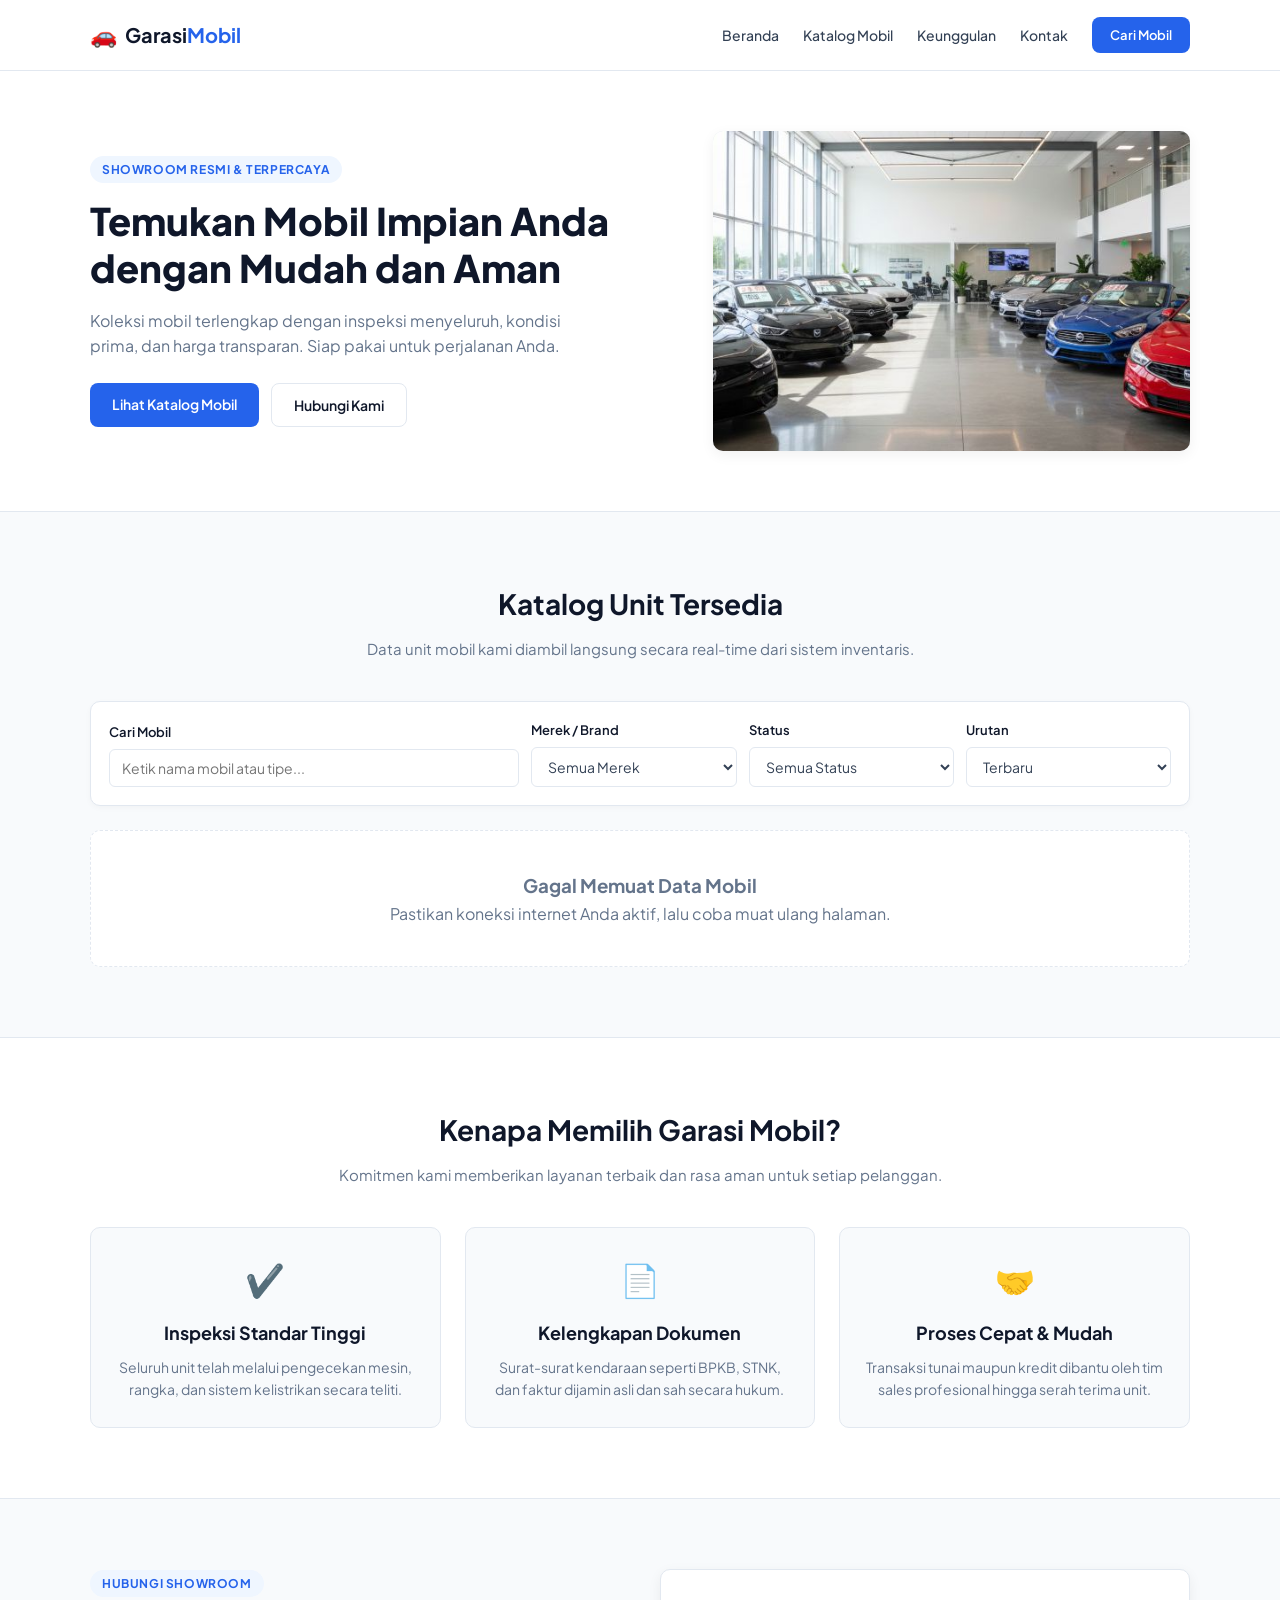
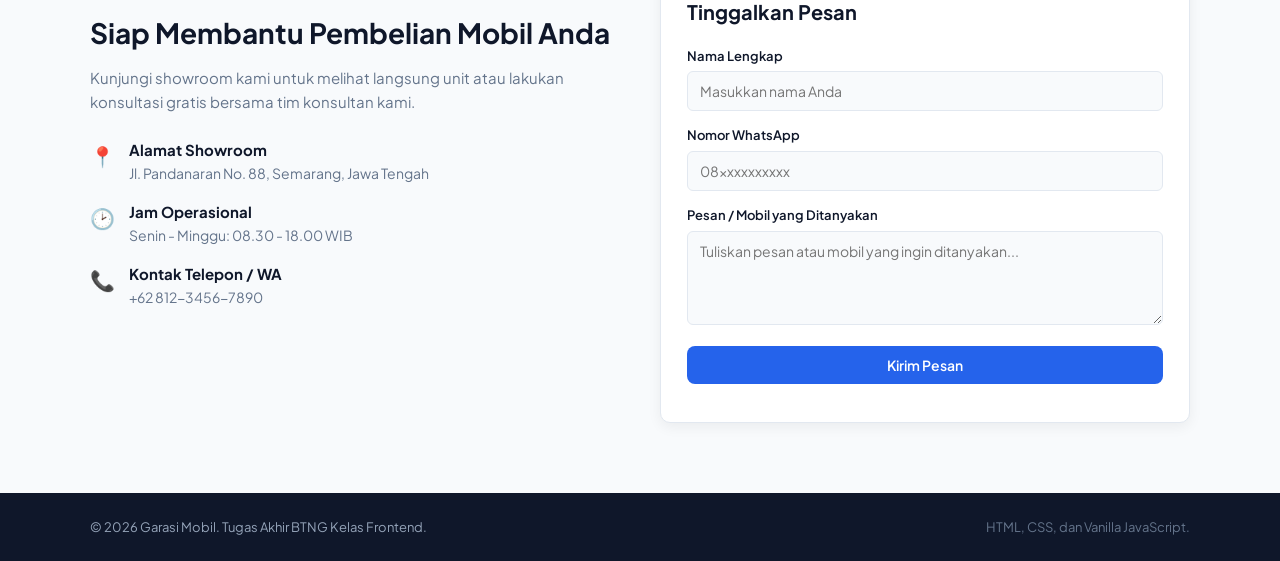
<file: index.html>
<!DOCTYPE html>
<html lang="id">
<head>
  <meta charset="UTF-8">
  <meta name="viewport" content="width=device-width, initial-scale=1.0">
  <meta name="description" content="Garasi Mobil - Showroom jual beli mobil bekas dan baru berkualitas dengan harga terbaik.">
  <title>Garasi Mobil | Showroom Pilihan Terbaik</title>
  
  <link rel="preconnect" href="https://fonts.googleapis.com">
  <link rel="preconnect" href="https://fonts.gstatic.com" crossorigin>
  <link href="https://fonts.googleapis.com/css2?family=Plus+Jakarta+Sans:wght@400;500;600;700;800&display=swap" rel="stylesheet">
  
  <link rel="stylesheet" href="css/style.css">
</head>
<body>

  <!-- ================= HEADER / NAVBAR ================= -->
  <header class="header">
    <div class="container nav-container">
      <a href="#beranda" class="logo">
        <span class="logo-icon">&#128663;</span>
        <span class="logo-text">Garasi<strong>Mobil</strong></span>
      </a>

      <button class="menu-toggle" id="menuToggle" aria-label="Buka menu navigasi">
        <span></span>
        <span></span>
        <span></span>
      </button>

      <nav class="nav-links" id="navLinks">
        <a href="#beranda" class="nav-item">Beranda</a>
        <a href="#katalog" class="nav-item">Katalog Mobil</a>
        <a href="#keunggulan" class="nav-item">Keunggulan</a>
        <a href="#kontak" class="nav-item">Kontak</a>
        <a href="#katalog" class="btn btn-primary btn-nav">Cari Mobil</a>
      </nav>
    </div>
  </header>

  <main>
    <!-- ================= HERO SECTION ================= -->
    <section class="hero" id="beranda">
      <div class="container hero-wrapper">
        <div class="hero-content">
          <span class="badge-tag">Showroom Resmi & Terpercaya</span>
          <h1 class="hero-title">Temukan Mobil Impian Anda dengan Mudah dan Aman</h1>
          <p class="hero-subtitle">
            Koleksi mobil terlengkap dengan inspeksi menyeluruh, kondisi prima, dan harga transparan. Siap pakai untuk perjalanan Anda.
          </p>
          <div class="hero-buttons">
            <a href="#katalog" class="btn btn-primary">Lihat Katalog Mobil</a>
            <a href="#kontak" class="btn btn-secondary">Hubungi Kami</a>
          </div>
        </div>

        <div class="hero-image-wrap">
          <img src="images/banner-mobil.jpg" alt="Showroom Garasi Mobil" class="hero-img" onerror="this.style.opacity='0.6'">
        </div>
      </div>
    </section>

    <!-- ================= KATALOG MOBIL (API) ================= -->
    <section class="section katalog" id="katalog">
      <div class="container">
        <div class="section-header">
          <h2 class="section-title">Katalog Unit Tersedia</h2>
          <p class="section-desc">Data unit mobil kami diambil langsung secara real-time dari sistem inventaris.</p>
        </div>

        <div class="filter-card">
          <div class="filter-grid">
            <div class="filter-item search-item">
              <label for="inputCari">Cari Mobil</label>
              <input type="text" id="inputCari" placeholder="Ketik nama mobil atau tipe...">
            </div>

            <div class="filter-item">
              <label for="filterBrand">Merek / Brand</label>
              <select id="filterBrand">
                <option value="">Semua Merek</option>
              </select>
            </div>

            <div class="filter-item">
              <label for="filterStatus">Status</label>
              <select id="filterStatus">
                <option value="">Semua Status</option>
                <option value="tersedia">Tersedia</option>
                <option value="sold">Terjual</option>
              </select>
            </div>

            <div class="filter-item">
              <label for="sortHarga">Urutan</label>
              <select id="sortHarga">
                <option value="terbaru">Terbaru</option>
                <option value="termurah">Harga Terendah</option>
                <option value="termahal">Harga Tertinggi</option>
              </select>
            </div>
          </div>
        </div>

        <div class="katalog-status" id="katalogStatus">
          Memuat daftar mobil...
        </div>

        <div class="car-grid" id="carGrid">
          </div>
      </div>
    </section>

    <!-- ================= KEUNGGULAN ================= -->
    <section class="section keunggulan" id="keunggulan">
      <div class="container">
        <div class="section-header">
          <h2 class="section-title">Kenapa Memilih Garasi Mobil?</h2>
          <p class="section-desc">Komitmen kami memberikan layanan terbaik dan rasa aman untuk setiap pelanggan.</p>
        </div>

        <div class="keunggulan-grid">
          <div class="keunggulan-card">
            <div class="keunggulan-icon">&#10004;&#65039;</div>
            <h3 class="keunggulan-title">Inspeksi Standar Tinggi</h3>
            <p class="keunggulan-text">Seluruh unit telah melalui pengecekan mesin, rangka, dan sistem kelistrikan secara teliti.</p>
          </div>

          <div class="keunggulan-card">
            <div class="keunggulan-icon">&#128196;</div>
            <h3 class="keunggulan-title">Kelengkapan Dokumen</h3>
            <p class="keunggulan-text">Surat-surat kendaraan seperti BPKB, STNK, dan faktur dijamin asli dan sah secara hukum.</p>
          </div>

          <div class="keunggulan-card">
            <div class="keunggulan-icon">&#129309;</div>
            <h3 class="keunggulan-title">Proses Cepat & Mudah</h3>
            <p class="keunggulan-text">Transaksi tunai maupun kredit dibantu oleh tim sales profesional hingga serah terima unit.</p>
          </div>
        </div>
      </div>
    </section>

    <!-- ================= KONTAK ================= -->
    <section class="section kontak" id="kontak">
      <div class="container">
        <div class="kontak-wrapper">
          <div class="kontak-info">
            <span class="badge-tag">Hubungi Showroom</span>
            <h2 class="section-title">Siap Membantu Pembelian Mobil Anda</h2>
            <p class="kontak-desc">Kunjungi showroom kami untuk melihat langsung unit atau lakukan konsultasi gratis bersama tim konsultan kami.</p>

            <div class="info-items">
              <div class="info-row">
                <span class="info-icon">&#128205;</span>
                <div>
                  <strong>Alamat Showroom</strong>
                  <p>Jl. Pandanaran No. 88, Semarang, Jawa Tengah</p>
                </div>
              </div>

              <div class="info-row">
                <span class="info-icon">&#128337;</span>
                <div>
                  <strong>Jam Operasional</strong>
                  <p>Senin - Minggu: 08.30 - 18.00 WIB</p>
                </div>
              </div>

              <div class="info-row">
                <span class="info-icon">&#128222;</span>
                <div>
                  <strong>Kontak Telepon / WA</strong>
                  <p>+62 812-3456-7890</p>
                </div>
              </div>
            </div>
          </div>

          <form class="kontak-form" id="formKontak">
            <h3 class="form-title">Tinggalkan Pesan</h3>
            
            <div class="form-group">
              <label for="namaPengirim">Nama Lengkap</label>
              <input type="text" id="namaPengirim" required placeholder="Masukkan nama Anda">
            </div>

            <div class="form-group">
              <label for="noWa">Nomor WhatsApp</label>
              <input type="tel" id="noWa" required placeholder="08xxxxxxxxxx">
            </div>

            <div class="form-group">
              <label for="pesanTeks">Pesan / Mobil yang Ditanyakan</label>
              <textarea id="pesanTeks" rows="4" required placeholder="Tuliskan pesan atau mobil yang ingin ditanyakan..."></textarea>
            </div>

            <button type="submit" class="btn btn-primary btn-block">Kirim Pesan</button>
            <div class="form-notif" id="formNotif"></div>
          </form>
        </div>
      </div>
    </section>
  </main>

  <!-- ================= FOOTER ================= -->
  <footer class="footer">
    <div class="container footer-content">
      <p>&copy; <span id="tahunFooter">2026</span> Garasi Mobil. Tugas Akhir BTNG Kelas Frontend.</p>
      <p class="footer-sub">HTML, CSS, dan Vanilla JavaScript.</p>
    </div>
  </footer>

  <!-- ================= MODAL DETAIL MOBIL ================= -->
  <div class="modal-overlay" id="modalDetail" aria-hidden="true">
    <div class="modal-box">
      <button class="modal-close-btn" id="btnTutupModal" aria-label="Tutup Detail">&times;</button>
      <div class="modal-content" id="modalKonten">
        </div>
    </div>
  </div>

  <script src="js/script.js"></script>
</body>
</html>
</file>
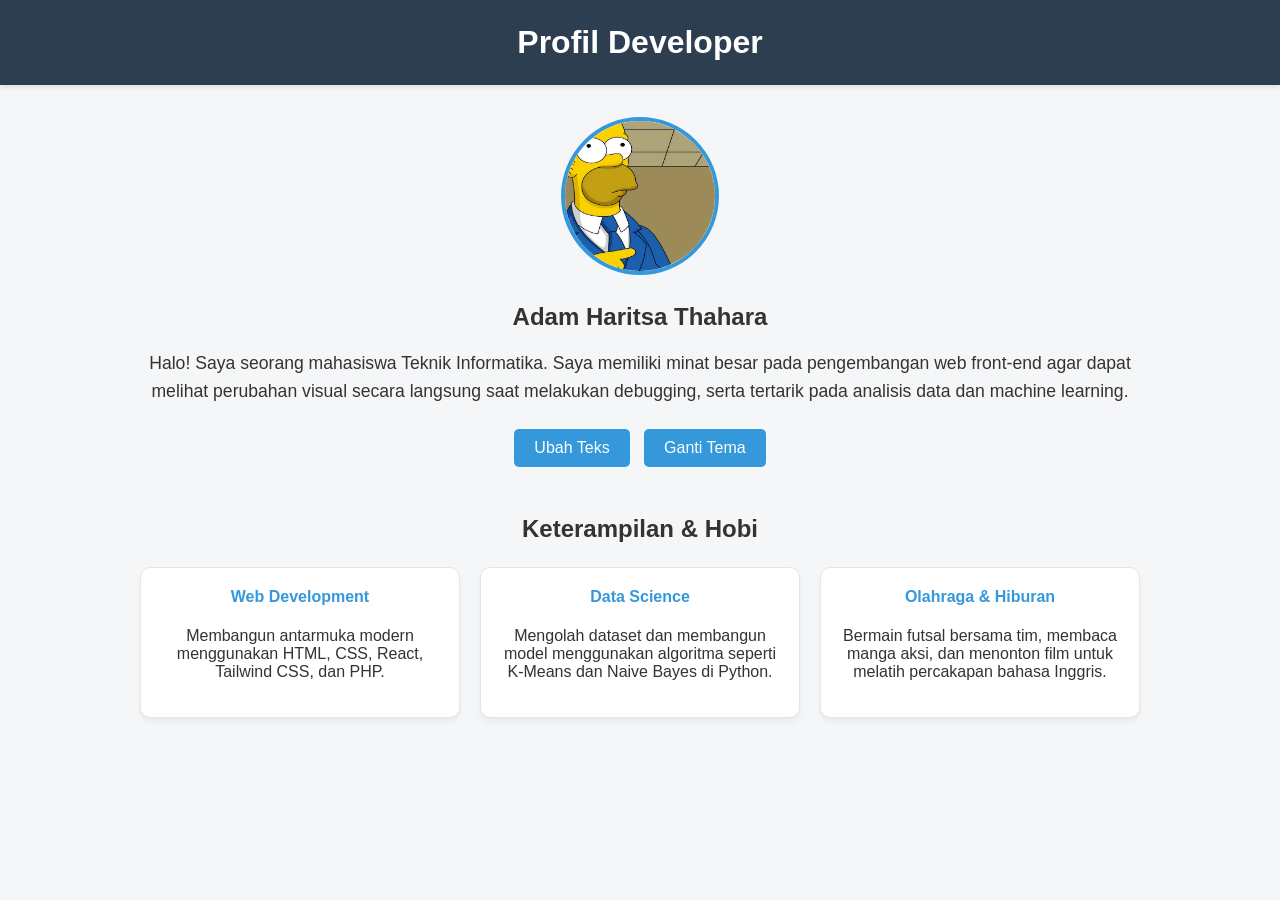
<file: pertemuan_5/index.html>
<!DOCTYPE html>
<html lang="id">
<head>
    <meta charset="UTF-8">
    <meta name="viewport" content="width=device-width, initial-scale=1.0">
    <title>Profil Saya</title>
    <link rel="stylesheet" href="style.css">
</head>
<body>

    <header>
        <h1>Profil Developer</h1>
    </header>

    <div class="container">
        <section class="profil">
            <img src="img/simpson.jpeg" alt="Foto Profil Adam" class="foto-profil">
            <h2>Adam Haritsa Thahara</h2>
            <p id="teks-deskripsi">Halo! Saya seorang mahasiswa Teknik Informatika. Saya memiliki minat besar pada pengembangan web front-end agar dapat melihat perubahan visual secara langsung saat melakukan debugging, serta tertarik pada analisis data dan machine learning.</p>
            
            <div class="grup-tombol">
                <button id="btn-ubah-teks">Ubah Teks</button>
                <button id="btn-ganti-tema">Ganti Tema</button>
            </div>
        </section>

        <section class="keterampilan">
            <h3 class="judul-section">Keterampilan & Hobi</h3>
            <div class="kartu-container">
                <div class="kartu">
                    <h4>Web Development</h4>
                    <p>Membangun antarmuka modern menggunakan HTML, CSS, React, Tailwind CSS, dan PHP.</p>
                </div>
                <div class="kartu">
                    <h4>Data Science</h4>
                    <p>Mengolah dataset dan membangun model menggunakan algoritma seperti K-Means dan Naive Bayes di Python.</p>
                </div>
                <div class="kartu">
                    <h4>Olahraga & Hiburan</h4>
                    <p>Bermain futsal bersama tim, membaca manga aksi, dan menonton film untuk melatih percakapan bahasa Inggris.</p>
                </div>
            </div>
        </section>
    </div>

    <script src="script.js"></script>
</body>
</html>
</file>
<file: css/style.css>
:root {
  --primary: #2563eb;         
  --primary-hover: #1d4ed8;
  --dark: #0f172a;            
  --text-main: #334155;       
  --text-muted: #64748b;      
  --bg-light: #f8fafc;        
  --card-bg: #ffffff;         
  --border: #e2e8f0;          
  --badge-tersedia: #10b981;  
  --badge-sold: #64748b;      
  --radius: 10px;             
  --shadow: 0 4px 14px rgba(0, 0, 0, 0.06);
}

* {
  margin: 0;
  padding: 0;
  box-sizing: border-box;
}

html {
  scroll-behavior: smooth;
  scroll-padding-top: 80px;
}

body {
  font-family: 'Plus Jakarta Sans', sans-serif;
  color: var(--text-main);
  background-color: var(--bg-light);
  line-height: 1.6;
}

img {
  max-width: 100%;
  height: auto;
  display: block;
}

a {
  text-decoration: none;
  color: inherit;
}

button, input, select, textarea {
  font-family: inherit;
}

.container {
  width: 100%;
  max-width: 1140px;
  margin: 0 auto;
  padding: 0 20px;
}

.section {
  padding: 70px 0;
}

.section-header {
  text-align: center;
  max-width: 650px;
  margin: 0 auto 40px;
}

.section-title {
  font-size: 28px;
  font-weight: 700;
  color: var(--dark);
  margin-bottom: 10px;
}

.section-desc {
  color: var(--text-muted);
  font-size: 15px;
}

.btn {
  display: inline-block;
  padding: 10px 22px;
  border-radius: 8px;
  font-size: 14px;
  font-weight: 600;
  cursor: pointer;
  text-align: center;
  border: none;
  transition: all 0.2s ease;
}

.btn-primary {
  background-color: var(--primary);
  color: #ffffff;
}

.btn-primary:hover {
  background-color: var(--primary-hover);
}

.btn-secondary {
  background-color: #ffffff;
  color: var(--dark);
  border: 1px solid var(--border);
}

.btn-secondary:hover {
  background-color: #f1f5f9;
}

.btn-block {
  width: 100%;
}

.badge-tag {
  display: inline-block;
  background-color: #eff6ff;
  color: var(--primary);
  font-size: 12px;
  font-weight: 700;
  text-transform: uppercase;
  letter-spacing: 0.05em;
  padding: 4px 12px;
  border-radius: 20px;
  margin-bottom: 14px;
}

/* ===================================================
   HEADER & NAVBAR
   =================================================== */
.header {
  position: sticky;
  top: 0;
  background-color: #ffffff;
  border-bottom: 1px solid var(--border);
  z-index: 100;
}

.nav-container {
  display: flex;
  align-items: center;
  justify-content: space-between;
  height: 70px;
}

.logo {
  display: flex;
  align-items: center;
  gap: 8px;
  font-size: 20px;
  font-weight: 700;
  color: var(--dark);
}

.logo strong {
  color: var(--primary);
}

.logo-icon {
  font-size: 22px;
}

.nav-links {
  display: flex;
  align-items: center;
  gap: 24px;
}

.nav-item {
  font-size: 14px;
  font-weight: 500;
  color: var(--text-main);
  transition: color 0.2s;
}

.nav-item:hover {
  color: var(--primary);
}

.btn-nav {
  padding: 8px 18px;
  font-size: 13px;
}

.menu-toggle {
  display: none;
  flex-direction: column;
  gap: 5px;
  background: none;
  border: none;
  cursor: pointer;
  padding: 6px;
}

.menu-toggle span {
  display: block;
  width: 22px;
  height: 2px;
  background-color: var(--dark);
  transition: 0.3s;
}

/* ===================================================
   HERO SECTION
   =================================================== */
.hero {
  padding: 60px 0;
  background-color: #ffffff;
  border-bottom: 1px solid var(--border);
}

.hero-wrapper {
  display: flex;
  align-items: center;
  gap: 40px;
}

.hero-content {
  flex: 1.1;
}

.hero-title {
  font-size: 38px;
  font-weight: 800;
  line-height: 1.25;
  color: var(--dark);
  margin-bottom: 16px;
}

.hero-subtitle {
  font-size: 16px;
  color: var(--text-muted);
  margin-bottom: 24px;
  max-width: 500px;
}

.hero-buttons {
  display: flex;
  gap: 12px;
  flex-wrap: wrap;
}

.hero-image-wrap {
  flex: 0.9;
  border-radius: var(--radius);
  overflow: hidden;
  box-shadow: var(--shadow);
  background-color: #e2e8f0;
}

.hero-img {
  width: 100%;
  height: 320px;
  object-fit: cover;
}

/* ===================================================
   KATALOG MOBIL & FILTER
   =================================================== */
.filter-card {
  background-color: var(--card-bg);
  border: 1px solid var(--border);
  border-radius: var(--radius);
  padding: 18px;
  margin-bottom: 20px;
  box-shadow: 0 2px 6px rgba(0, 0, 0, 0.03);
}

.filter-grid {
  display: grid;
  grid-template-columns: 2fr 1fr 1fr 1fr;
  gap: 12px;
  align-items: flex-end;
}

.filter-item {
  display: flex;
  flex-direction: column;
  gap: 6px;
}

.filter-item label {
  font-size: 13px;
  font-weight: 600;
  color: var(--dark);
}

.filter-item input,
.filter-item select {
  padding: 9px 12px;
  border: 1px solid var(--border);
  border-radius: 6px;
  font-size: 14px;
  color: var(--text-main);
  background-color: #ffffff;
  outline: none;
  transition: border-color 0.2s;
}

.filter-item input:focus,
.filter-item select:focus {
  border-color: var(--primary);
}

.katalog-status {
  font-size: 14px;
  color: var(--text-muted);
  margin-bottom: 24px;
}

.car-grid {
  display: grid;
  grid-template-columns: repeat(auto-fill, minmax(280px, 1fr));
  gap: 24px;
}

.car-card {
  background-color: var(--card-bg);
  border: 1px solid var(--border);
  border-radius: var(--radius);
  overflow: hidden;
  box-shadow: var(--shadow);
  display: flex;
  flex-direction: column;
  transition: transform 0.2s, box-shadow 0.2s;
}

.car-card:hover {
  transform: translateY(-4px);
  box-shadow: 0 8px 24px rgba(0, 0, 0, 0.08);
}

.car-card-img-wrap {
  position: relative;
  width: 100%;
  height: 180px;
  background-color: #cbd5e1;
  overflow: hidden;
}

.car-card-img-wrap img {
  width: 100%;
  height: 100%;
  object-fit: cover;
  transition: transform 0.3s ease;
}

.car-card:hover .car-card-img-wrap img {
  transform: scale(1.04);
}

.status-badge {
  position: absolute;
  top: 10px;
  left: 10px;
  padding: 4px 10px;
  font-size: 11px;
  font-weight: 700;
  text-transform: uppercase;
  color: #ffffff;
  border-radius: 4px;
  letter-spacing: 0.04em;
}

.status-tersedia {
  background-color: var(--badge-tersedia);
}

.status-sold {
  background-color: var(--badge-sold);
}

.car-card-body {
  padding: 16px;
  display: flex;
  flex-direction: column;
  flex-grow: 1;
}

.car-brand-year {
  font-size: 12px;
  font-weight: 600;
  color: var(--text-muted);
  text-transform: uppercase;
  margin-bottom: 4px;
}

.car-title {
  font-size: 17px;
  font-weight: 700;
  color: var(--dark);
  margin-bottom: 12px;
  line-height: 1.35;
}

.car-specs {
  display: flex;
  gap: 8px;
  margin-bottom: 16px;
  flex-wrap: wrap;
}

.spec-pill {
  font-size: 12px;
  background-color: #f1f5f9;
  color: var(--text-main);
  padding: 3px 8px;
  border-radius: 4px;
}

.car-footer {
  margin-top: auto;
  display: flex;
  align-items: center;
  justify-content: space-between;
  padding-top: 12px;
  border-top: 1px solid #f1f5f9;
}

.car-price {
  font-size: 18px;
  font-weight: 800;
  color: var(--primary);
}

.empty-box {
  grid-column: 1 / -1;
  text-align: center;
  padding: 40px 20px;
  background-color: var(--card-bg);
  border: 1px dashed var(--border);
  border-radius: var(--radius);
  color: var(--text-muted);
}

/* ===================================================
   KEUNGGULAN
   =================================================== */
.keunggulan {
  background-color: #ffffff;
  border-top: 1px solid var(--border);
  border-bottom: 1px solid var(--border);
}

.keunggulan-grid {
  display: grid;
  grid-template-columns: repeat(3, 1fr);
  gap: 24px;
}

.keunggulan-card {
  padding: 26px 20px;
  border: 1px solid var(--border);
  border-radius: var(--radius);
  background-color: var(--bg-light);
  text-align: center;
}

.keunggulan-icon {
  font-size: 32px;
  margin-bottom: 14px;
}

.keunggulan-title {
  font-size: 18px;
  font-weight: 700;
  color: var(--dark);
  margin-bottom: 8px;
}

.keunggulan-text {
  font-size: 14px;
  color: var(--text-muted);
}

/* ===================================================
   KONTAK
   =================================================== */
.kontak-wrapper {
  display: grid;
  grid-template-columns: 1fr 1fr;
  gap: 40px;
  align-items: start;
}

.kontak-desc {
  color: var(--text-muted);
  margin-bottom: 24px;
  font-size: 15px;
}

.info-items {
  display: flex;
  flex-direction: column;
  gap: 16px;
}

.info-row {
  display: flex;
  gap: 14px;
  align-items: flex-start;
}

.info-icon {
  font-size: 20px;
  margin-top: 2px;
}

.info-row strong {
  display: block;
  font-size: 15px;
  color: var(--dark);
}

.info-row p {
  font-size: 14px;
  color: var(--text-muted);
}

.kontak-form {
  background-color: var(--card-bg);
  padding: 26px;
  border-radius: var(--radius);
  border: 1px solid var(--border);
  box-shadow: var(--shadow);
}

.form-title {
  font-size: 20px;
  font-weight: 700;
  color: var(--dark);
  margin-bottom: 18px;
}

.form-group {
  margin-bottom: 14px;
}

.form-group label {
  display: block;
  font-size: 13px;
  font-weight: 600;
  margin-bottom: 5px;
  color: var(--dark);
}

.form-group input,
.form-group textarea {
  width: 100%;
  padding: 10px 12px;
  border: 1px solid var(--border);
  border-radius: 6px;
  font-size: 14px;
  outline: none;
  background-color: var(--bg-light);
  transition: border-color 0.2s;
}

.form-group input:focus,
.form-group textarea:focus {
  border-color: var(--primary);
  background-color: #ffffff;
}

.form-notif {
  margin-top: 12px;
  font-size: 14px;
  color: #10b981;
  font-weight: 600;
}

/* ===================================================
   FOOTER
   =================================================== */
.footer {
  background-color: var(--dark);
  color: #94a3b8;
  padding: 24px 0;
  font-size: 13px;
}

.footer-content {
  display: flex;
  justify-content: space-between;
  align-items: center;
  flex-wrap: wrap;
  gap: 10px;
}

.footer-sub {
  color: #64748b;
}

/* ===================================================
   MODAL DETAIL MOBIL
   =================================================== */
.modal-overlay {
  position: fixed;
  inset: 0;
  background-color: rgba(15, 23, 42, 0.65);
  display: none;
  align-items: center;
  justify-content: center;
  z-index: 1000;
  padding: 20px;
}

.modal-overlay.active {
  display: flex;
}

.modal-box {
  position: relative;
  background-color: #ffffff;
  border-radius: var(--radius);
  max-width: 680px;
  width: 100%;
  max-height: 90vh;
  overflow-y: auto;
  box-shadow: 0 20px 40px rgba(0, 0, 0, 0.2);
}

.modal-close-btn {
  position: absolute;
  top: 14px;
  right: 14px;
  width: 32px;
  height: 32px;
  border-radius: 50%;
  background-color: #f1f5f9;
  border: none;
  font-size: 20px;
  cursor: pointer;
  z-index: 10;
  display: flex;
  align-items: center;
  justify-content: center;
  color: var(--dark);
  transition: background-color 0.2s;
}

.modal-close-btn:hover {
  background-color: #e2e8f0;
}

.modal-car-img {
  width: 100%;
  height: 230px;
  object-fit: cover;
  background-color: #cbd5e1;
}

.modal-body {
  padding: 20px 24px 28px;
}

.modal-price {
  font-size: 24px;
  font-weight: 800;
  color: var(--primary);
  margin: 6px 0 18px;
}

.modal-spec-grid {
  display: grid;
  grid-template-columns: repeat(2, 1fr);
  gap: 12px;
  background-color: #f8fafc;
  padding: 16px;
  border-radius: 8px;
  border: 1px solid var(--border);
  margin-bottom: 20px;
}

.modal-spec-item span {
  font-size: 12px;
  color: var(--text-muted);
  display: block;
}

.modal-spec-item strong {
  font-size: 14px;
  color: var(--dark);
}

.modal-wa-btn {
  display: block;
  text-align: center;
  background-color: #25d366;
  color: #ffffff;
  padding: 12px;
  border-radius: 8px;
  font-weight: 700;
  font-size: 14px;
  transition: opacity 0.2s;
}

.modal-wa-btn:hover {
  opacity: 0.9;
}

/* ===================================================
   RESPONSIVE DESIGN (TABLET & SMARTPHONE)
   =================================================== */

@media (max-width: 768px) {
  .menu-toggle {
    display: flex;
  }

  .nav-links {
    position: absolute;
    top: 70px;
    left: 0;
    right: 0;
    background-color: #ffffff;
    flex-direction: column;
    padding: 20px;
    border-bottom: 1px solid var(--border);
    box-shadow: 0 10px 15px rgba(0, 0, 0, 0.05);
    display: none;
    gap: 16px;
  }

  .nav-links.active {
    display: flex;
  }

  .hero-wrapper {
    flex-direction: column;
    text-align: center;
  }

  .hero-subtitle {
    margin: 0 auto 24px;
  }

  .hero-buttons {
    justify-content: center;
  }

  .hero-image-wrap {
    width: 100%;
  }

  .hero-img {
    height: 240px;
  }

  .filter-grid {
    grid-template-columns: 1fr;
  }

  .keunggulan-grid {
    grid-template-columns: 1fr;
  }

  .kontak-wrapper {
    grid-template-columns: 1fr;
  }

  .footer-content {
    flex-direction: column;
    text-align: center;
  }
}

@media (max-width: 480px) {
  .hero-title {
    font-size: 28px;
  }

  .modal-spec-grid {
    grid-template-columns: 1fr;
  }
}
</file>
<file: pertemuan_5/style.css>
:root {
    --bg-color: #f4f6f8;
    --text-color: #333333;
    --card-bg: #ffffff;
    --header-bg: #2c3e50;
    --header-text: #ffffff;
    --btn-bg: #3498db;
    --btn-hover: #2980b9;
}

body.tema-gelap {
    --bg-color: #1a1a2e;
    --text-color: #e0e0e0;
    --card-bg: #16213e;
    --header-bg: #0f3460;
    --header-text: #ffffff;
    --btn-bg: #e94560;
    --btn-hover: #d13050;
}

body {
    background-color: var(--bg-color);
    color: var(--text-color);
    font-family: 'Segoe UI', Tahoma, Geneva, Verdana, sans-serif;
    margin: 0;
    padding: 0;
    transition: background-color 0.3s ease, color 0.3s ease;
}

header {
    background-color: var(--header-bg);
    color: var(--header-text);
    text-align: center;
    padding: 1.5rem 0;
    box-shadow: 0 2px 5px rgba(0,0,0,0.1);
}

header h1 {
    margin: 0;
    font-size: 2rem;
}

.container {
    width: 90%; 
    max-width: 1000px;
    margin: 2rem auto;
}

.profil {
    text-align: center;
    margin-bottom: 3rem;
}

.foto-profil {
    max-width: 100%;
    width: 150px;
    height: 150px;
    border-radius: 50%;
    object-fit: cover;
    border: 4px solid var(--btn-bg);
    margin-bottom: 1rem;
}

.profil h2 {
    margin: 0.5rem 0;
}

.profil p {
    font-size: 1.1rem;
    line-height: 1.6;
    margin-bottom: 1.5rem;
}

.grup-tombol button {
    background-color: var(--btn-bg);
    color: white;
    border: none;
    padding: 10px 20px;
    margin: 0 5px;
    border-radius: 5px;
    font-size: 1rem;
    cursor: pointer;
    transition: background-color 0.2s ease;
}

.grup-tombol button:hover {
    background-color: var(--btn-hover);
}

.keterampilan h3.judul-section {
    text-align: center;
    margin-bottom: 1.5rem;
    font-size: 1.5rem;
}

.kartu-container {
    display: grid;
    grid-template-columns: 1fr;
    gap: 20px;
}

.kartu {
    background-color: var(--card-bg);
    padding: 20px;
    border-radius: 10px;
    box-shadow: 0 4px 6px rgba(0,0,0,0.05);
    text-align: center;
    border: 1px solid rgba(0,0,0,0.1);
}

.kartu h4 {
    margin-top: 0;
    color: var(--btn-bg);
}

@media (min-width: 768px) {
    .kartu-container {
        grid-template-columns: repeat(3, 1fr);
    }
}
</file>
